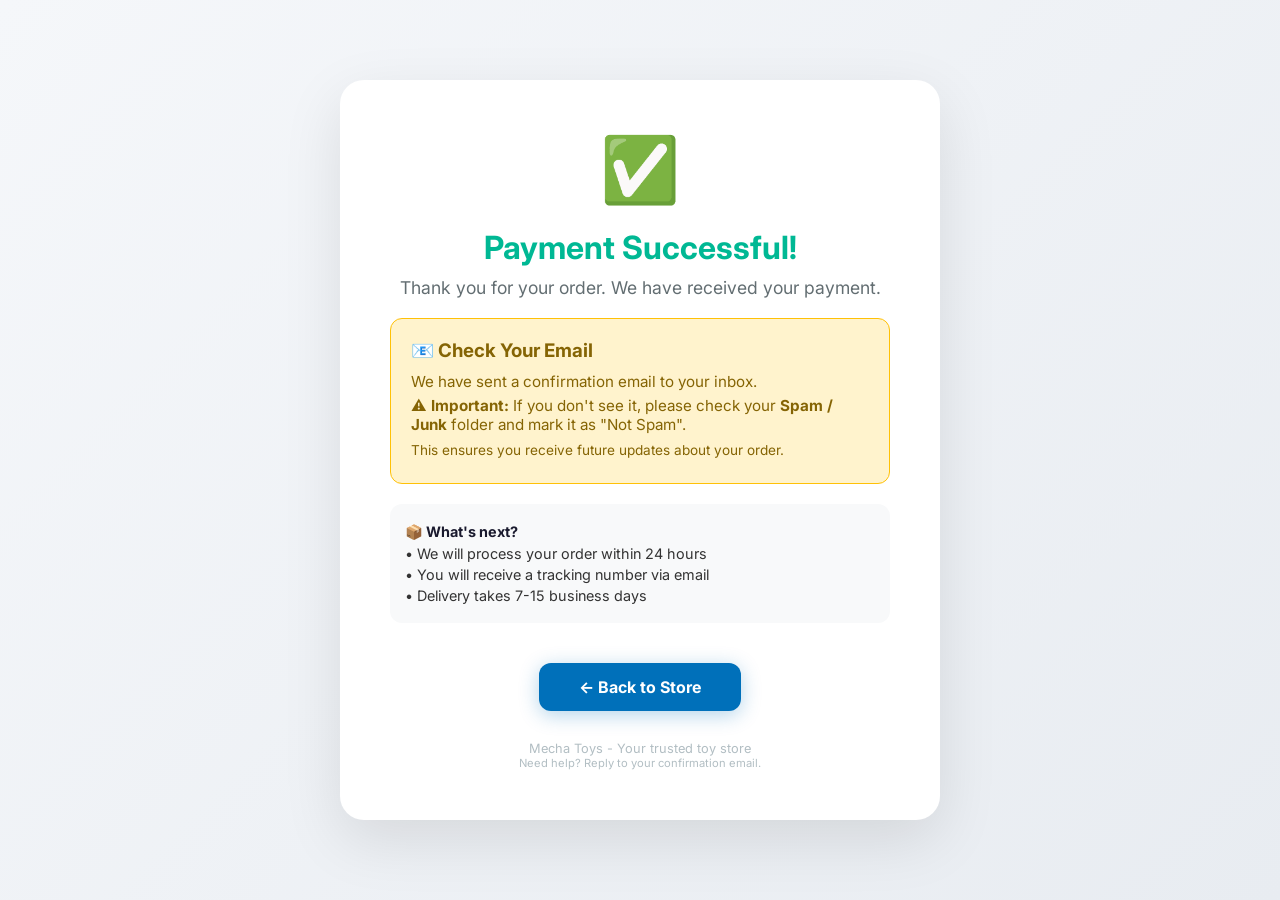
<file: templates/success.html>
<!DOCTYPE html>
<html lang="en">
<head>
    <meta charset="UTF-8" />
    <meta name="viewport" content="width=device-width, initial-scale=1.0" />
    <title>Payment Successful - Mecha Toys</title>
    <link href="https://fonts.googleapis.com/css2?family=Inter:wght@300;400;600;700;800;900&display=swap" rel="stylesheet" />
    <style>
        * { margin: 0; padding: 0; box-sizing: border-box; }
        body {
            font-family: 'Inter', sans-serif;
            background: linear-gradient(135deg, #f5f7fa 0%, #e8ecf1 100%);
            display: flex;
            justify-content: center;
            align-items: center;
            min-height: 100vh;
            padding: 20px;
        }
        .container {
            background: white;
            padding: 50px;
            border-radius: 24px;
            box-shadow: 0 20px 60px rgba(0,0,0,0.1);
            text-align: center;
            max-width: 600px;
            width: 100%;
        }
        .icon { font-size: 4rem; margin-bottom: 20px; }
        h1 { color: #00b894; font-size: 2rem; margin-bottom: 10px; }
        .subtitle { color: #636e72; font-size: 1.1rem; margin-bottom: 20px; }
        .spam-warning {
            background: #fff3cd;
            border: 1px solid #ffc107;
            border-radius: 12px;
            padding: 20px;
            margin: 20px 0;
            text-align: left;
        }
        .spam-warning h3 { color: #856404; margin-bottom: 10px; }
        .spam-warning p { color: #856404; margin: 5px 0; font-size: 0.95rem; }
        .order-info {
            background: #f8f9fa;
            border-radius: 12px;
            padding: 15px;
            margin: 20px 0;
            text-align: left;
        }
        .order-info p { font-size: 0.9rem; margin: 4px 0; color: #333; }
        .order-info strong { color: #1a1a2e; }
        .btn {
            display: inline-block;
            margin-top: 20px;
            padding: 14px 40px;
            background: #0070ba;
            color: white;
            text-decoration: none;
            border-radius: 12px;
            font-weight: 700;
            transition: all 0.3s ease;
            box-shadow: 0 4px 20px rgba(0, 112, 186, 0.3);
        }
        .btn:hover {
            background: #003087;
            transform: translateY(-3px);
            box-shadow: 0 8px 30px rgba(0, 112, 186, 0.4);
        }
        .footer { margin-top: 30px; font-size: 0.8rem; color: #b2bec3; }
        @media (max-width: 600px) {
            .container { padding: 30px; }
            h1 { font-size: 1.5rem; }
        }
    </style>
</head>
<body>
    <div class="container">
        <div class="icon">✅</div>
        <h1>Payment Successful!</h1>
        <p class="subtitle">Thank you for your order. We have received your payment.</p>
        
        <!-- ===== AVISO DE SPAM (AQUÍ, EN LA PÁGINA WEB) ===== -->
        <div class="spam-warning">
            <h3>📧 Check Your Email</h3>
            <p>We have sent a confirmation email to your inbox.</p>
            <p>⚠️ <strong>Important:</strong> If you don't see it, please check your <strong>Spam / Junk</strong> folder and mark it as "Not Spam".</p>
            <p style="margin-top: 8px; font-size: 0.85rem;">This ensures you receive future updates about your order.</p>
        </div>
        
        <div class="order-info">
            <p><strong>📦 What's next?</strong></p>
            <p>• We will process your order within 24 hours</p>
            <p>• You will receive a tracking number via email</p>
            <p>• Delivery takes 7-15 business days</p>
        </div>
        
        <a href="/" class="btn">← Back to Store</a>
        
        <div class="footer">
            <p>Mecha Toys - Your trusted toy store</p>
            <p style="font-size: 0.7rem;">Need help? Reply to your confirmation email.</p>
        </div>
    </div>
</body>
</html>
</file>
